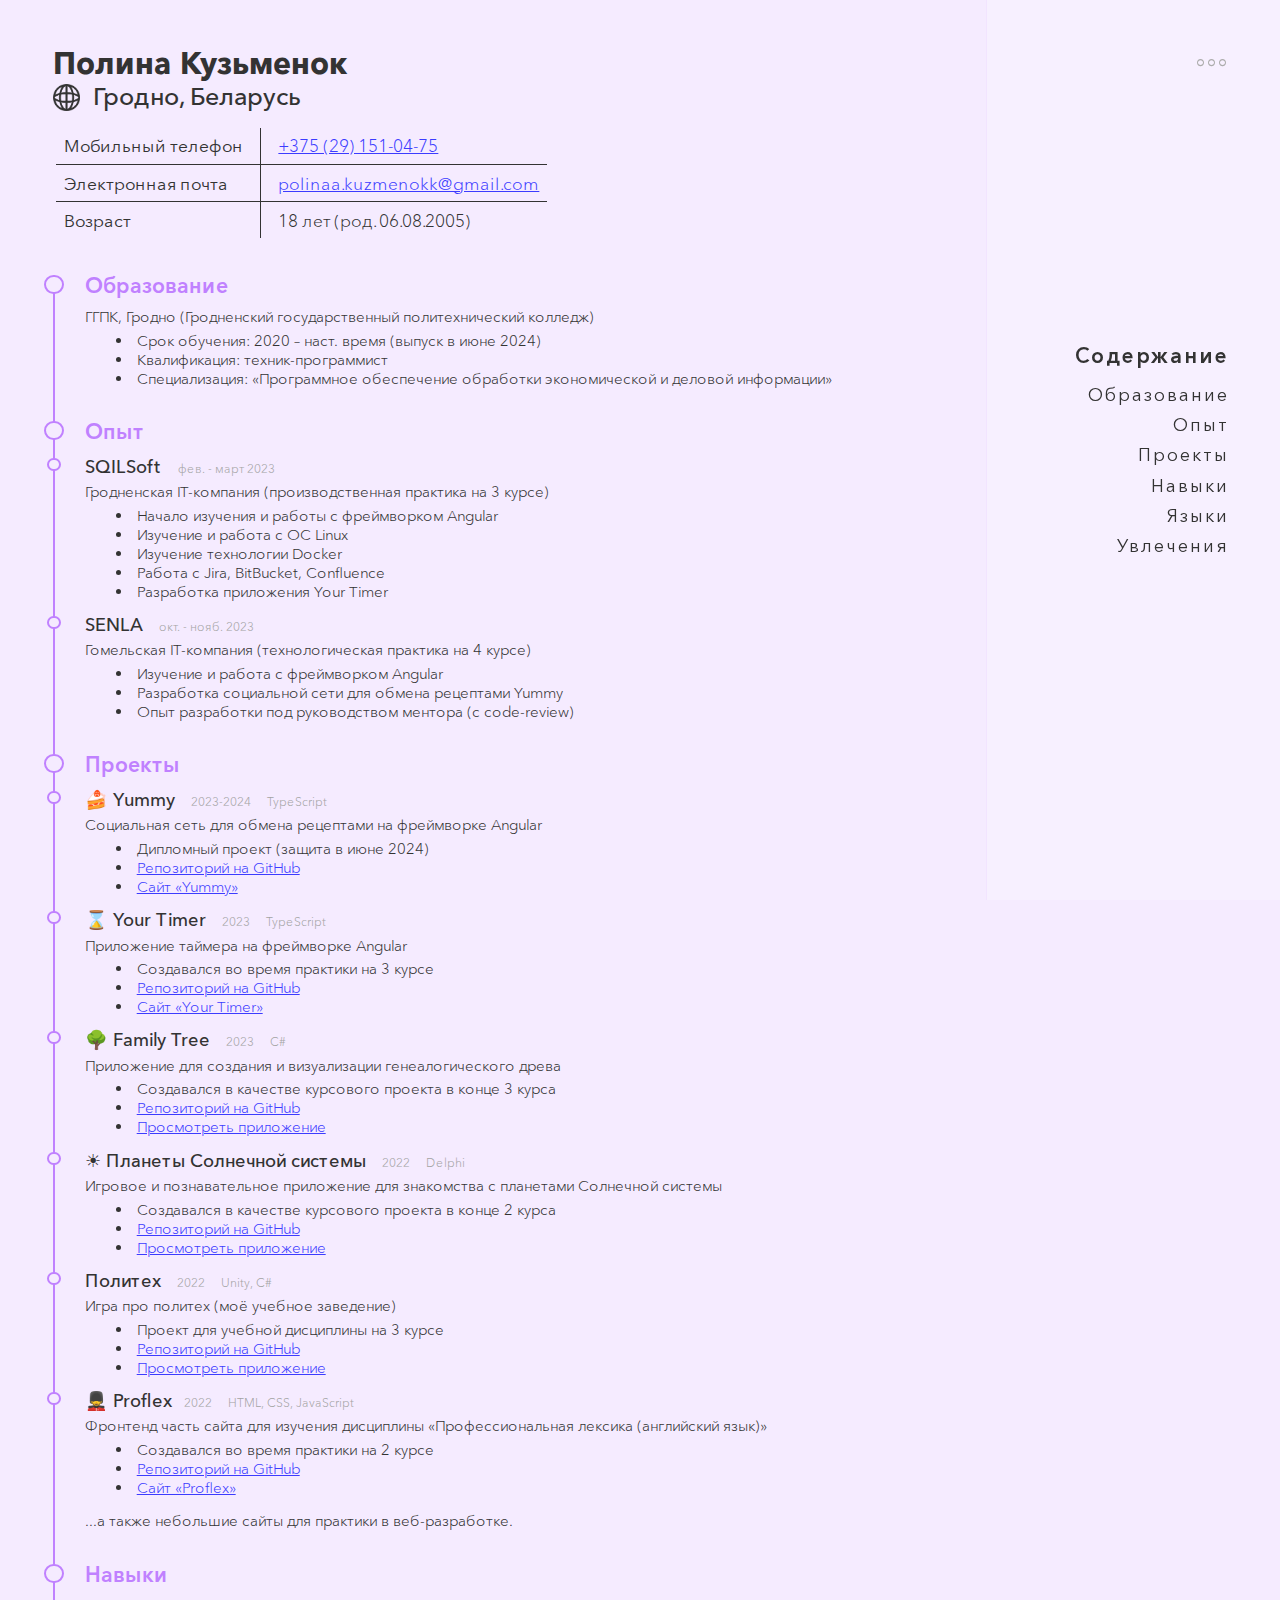
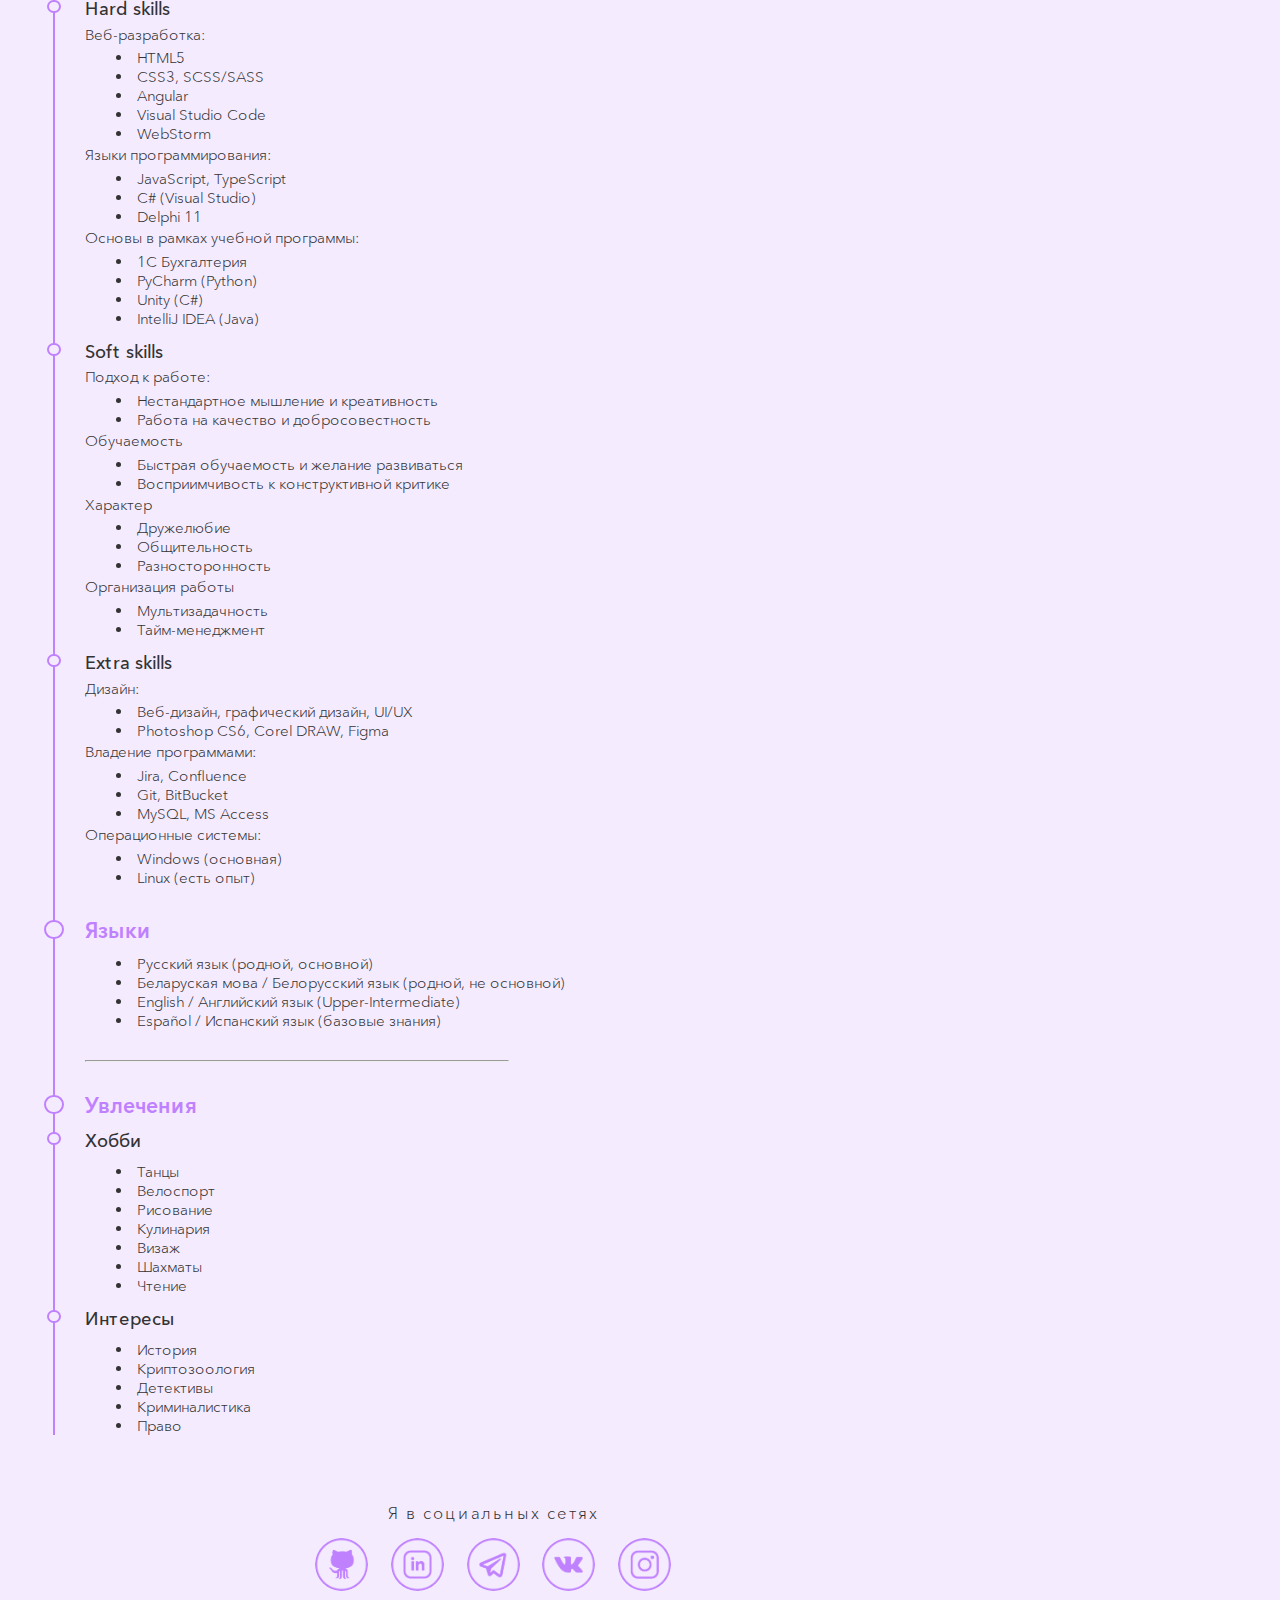
<file: index.html>
<!DOCTYPE html>
<html lang="ru">
<head>
  <meta charset="UTF-8" />
  <meta name="viewport" content="width=device-width, initial-scale=1.0">
  <link rel="stylesheet" href="Styles/styles.css">
  <link rel="stylesheet" href="Styles/fonts.css">
  <link rel="icon" type="image/x-icon" href="Assets/Pictures/icon.ico">
  <meta name="author" content="Полина Кузьменок">
  <script src="https://ajax.googleapis.com/ajax/libs/jquery/3.6.4/jquery.min.js"></script>
  <meta name="keywords" content="Резюме, поиск работы, программирование">
  <meta name="description" content="Резюме | Полина Кузьменок">
  <noscript>
    <style>
      .body_hide {
        opacity: 1 !important;
      }
    </style>
  </noscript>
  <title class="lang" key="resume">Резюме</title>
</head>
<body class="body_hide">
  <div id="settings-mobile">
    <div> </div>
    <div> </div>
    <div> </div>
  </div>
  <aside>
    <button id="lang-switcher">°°°</button>
   
    <div id="lang-panel">
      <div>          <p class="lang" key="choose-lang">Выберите язык</p>
      </div>
      <div>
        
        <span  id="en" class="translate">
          <img src="Assets/Pictures/en.png" alt="">
            <button value="">en</button>
        </span>
        <span class="active translate"  id="ru">
          <img src="Assets/Pictures/ru.png" alt="">

            <button value="">ru</button>
        </span>
          <span  id="be" class="translate">
            <img src="Assets/Pictures/by.png" alt="">

            <button value="">by</button>
          </span>
      </div>

      <div>

        <label class="toggle">
          <span class="toggle-label lang" key="dark-mode">Тёмный режим </span>
          <input class="toggle-checkbox"  onchange="changeMode(this)" type="checkbox" unchecked>
          <div class="toggle-switch"></div>
        </label>
        
      </div>
      
    </div>
   
    <ul>
      <li class="lang" key="aside-content">Содержание</li>
      <li class="lang" key="aside-education" id="h1">Образование</li>
      <li class="lang" key="aside-experience" id="h2">Опыт</li>
      <li class="lang" key="aside-projects" id="h3">Проекты</li>
      <li class="lang" key="aside-skills" id="h4">Навыки</li>
      <li class="lang" key="aside-languages" id="h5">Языки</li>
      <li class="lang" key="aside-hobbies" id="h6">Увлечения</li>
    </ul>
  </aside>
  <main>
    <h1 class="lang" key="name">Полина Кузьменок</h1>
    <div class="location">
      <img src="Assets/Pictures/icons/light/planet.png" id="geo" alt="Геолокация" />
      <p class="lang" key="location">Гродно, Беларусь</p>
    </div>
    <table>
      <tr>
        <td class="lang" key="mobile">Мобильный телефон</td>
        <td><a href="tel:+375291510475">+375 (29) 151-04-75</a></td>
      </tr>
      <tr>
        <td class="lang" key="email">Электронная почта</td>
        <td>
          <a href="mailto:polinaa.kuzmenokk@gmail.com">polinaa.kuzmenokk@gmail.com</a>
        </td>
      </tr>
      <tr>
        <td class="lang" key="age">Возраст</td>
        <td class="lang" key="my-age">18 лет (род. 06.08.2005)</td>
      </tr>
    </table>
    <div id="main-span">
      <section id="1">
        

        <h2 class="lang" key="education">Образование</h2>
        <p class="lang" key="my-education">
          ГГПК, Гродно (Гродненский государственный политехнический колледж)
        </p>
        <ul>
          <li class="lang" key="time-of-education">Срок обучения: 2020 – наст. время (выпуск в июне 2024)</li>
          <li  class="lang" key="qualification">Квалификация: техник-программист</li>
          <li class="lang" key="specialization">
            Специализация: «Программное обеспечение обработки экономической и
            деловой информации»
          </li>
        </ul>
      </section>
      <section id="2">
        <h2 class="lang" key="experience">Опыт</h2>
        <h3>SQILSoft</h3> <span class="lang" key="sqilsoft-term">фев. - март 2023</span>
        <p class="lang" key="sqilsoft">Гродненская IT-компания (производственная практика на 3 курсе)</p>
        <ul><li class="lang" key="ng2">Начало изучения и работы с фреймворком Angular</li>
          <li class="lang" key="linux">Изучение и работа с ОС Linux</li>
          <li class="lang" key="docker">Изучение технологии Docker</li>
  
          <li class="lang" key="jira">Работа с Jira, BitBucket, Confluence</li>
          <li class="lang" key="timer-prod">Разработка приложения Your Timer</li>
        </ul>
        <h3>SENLA</h3> <span class="lang" key="senla-term">окт. - нояб. 2023</span>
        <p class="lang" key="senla">Гомельская IT-компания (технологическая практика на 4 курсе)</p>
        <ul>
          <li class="lang" key="ng1">Изучение и работа с фреймворком Angular</li>
          <li class="lang" key="yummy-prod">Разработка социальной сети для обмена рецептами Yummy</li>
          <li class="lang" key="mentor">Опыт разработки под руководством ментора (с code-review)</li>
        </ul>
      </section>
      <section id="3">

        <h2 class="lang" key="proj">Проекты</h2>
        <h3>🍰 Yummy</h3> <span>2023-2024</span> <span>TypeScript</span>
        <p class="lang" key="proj-yummy"> Социальная сеть для обмена рецептами на фреймворке Angular
        </p>
        <ul>
          <li class="lang" key="proj-yummy-while"> Дипломный проект (защита в июне 2024)
                  <li><a href="https://github.com/krabochki/Yummy" class="lang" key="proj-yummy-repo">Репозиторий на GitHub</a>
                  </li>
          <li><a href="http://yuummy.site/" class="lang" key="proj-yummy-website">Сайт
              «Yummy»</a>
          </li>
        </ul>
        <h3>⌛ Your Timer</h3> <span>2023</span> <span>TypeScript</span>
        <p class="lang" key="proj-timer"> Приложение таймера на фреймворке Angular
        </p>
        <ul>
          <li class="lang" key="proj-timer-while"> Создавался во время практики на 3 курсе
          <li><a href="https://github.com/krabochki/YourTimer" class="lang" key="proj-timer-repo">Репозиторий на GitHub</a>
          </li>
          <li><a href="https://practice.sqilsoft.by/sandbox/palina_kuzmianok/timer/" class="lang" key="proj-timer-website">Сайт «Your Timer»</a>
          </li>
        </ul>
        <h3>🌳 Family Tree</h3> <span>2023</span> <span>C#</span>
        <p class="lang" key="proj-tree">Приложение для создания и визуализации генеалогического древа
        </p>
        <ul>
          <li class="lang" key="proj-tree-while"> Создавался в качестве курсового проекта в конце 3 курса
          <li ><a href="https://github.com/krabochki/FamilyTree" class="lang" key="proj-tree-repo">Репозиторий на GitHub</a>
          </li>
          <li > <a class="lang" key="proj-tree-app" href="family-tree.html"> Просмотреть приложение</a>
          </li>
        </ul>
        <h3 class="lang" key="proj-planets-name">☀ Планеты Солнечной системы</h3> <span>2022</span> <span>Delphi</span>
        <p class="lang" key="proj-planets"> Игровое и познавательное приложение для знакомства с планетами Солнечной системы</p>
        <ul>
          <li class="lang" key="proj-planets-while"> Создавался в качестве курсового проекта в конце 2 курса
          <li> <a  class="lang" key="proj-planets-repo" href="https://github.com/krabochki/PlanetsOfSolarSystem">Репозиторий на GitHub</a>
          </li>
          <li> <a class="lang" key="proj-planets-app" href="solar-system-planets.html">Просмотреть приложение</a>
          </li>
        </ul>
        <h3 class="lang" key="proj-polytech-name">Политех</h3> <span>2022</span> <span>Unity, C#</span>
        <p class="lang" key="proj-polytech" >Игра про политех (моё учебное заведение)</p>
        <ul>
          <li class="lang" key="proj-polytech-while"> Проект для учебной дисциплины на 3 курсе
          <li> <a href="https://github.com/krabochki/Polytech" class="lang" key="proj-polytech-repo"> Репозиторий на GitHub </a>
          </li>
          <li> <a class="lang" key="proj-polytech-app" href="polytech.html">Просмотреть приложение</a>
          </li>
        </ul>
        <h3>💂‍♂️ Proflex</h3><span>2022</span> <span>HTML, CSS, JavaScript</span>
        <p class="lang" key="proj-proflex">Фронтенд часть сайта для изучения дисциплины «Профессиональная лексика (английский язык)»</p>
        <ul>
          <li class="lang" key="proj-proflex-while">Создавался во время практики на 2 курсе</li>
          <li > <a class="lang" key="proj-proflex-repo" href="https://github.com/krabochki/Proflex"> Репозиторий на GitHub</a>
          </li>
          <li > <a class="lang" key="proj-proflex-website" href="https://practice.sqilsoft.by/sandbox/palina_kuzmianok/proflex/"> Сайт «Proflex» </a>
          </li>
        </ul>
        <p id="also" class="lang" key="small-sites"> ...а также небольшие сайты для практики в веб-разработке. </p>
      </section>
      <section id="4">
        <h2 class="lang" key="skills" >Навыки</h2>

        <h3>Hard skills</h3>
        <p class="lang" key="web">Веб-разработка:</p>
        <ul>
          <li>HTML5</li>
          <li>CSS3, SCSS/SASS</li>
          <li>Angular</li>
          <li>Visual Studio Code</li>
          <li>WebStorm</li>
        </ul>
        <p class="lang" key="pro-lang">Языки программирования: </p>
        <ul>
          <li>JavaScript, TypeScript</li>
          <li>C# (Visual Studio)</li>
          <li>Delphi 11</li>
        </ul>
        <p class="lang" key='base'>Основы в рамках учебной программы: </p>
        <ul>
          <li class="lang" key="1c">1C Бухгалтерия</li>
          <li>PyCharm (Python)</li>
          <li>Unity (C#)</li>
          <li>IntelliJ IDEA (Java)</li>
        </ul>
        <h3>Soft skills</h3>


          
          <p class="lang" key="approach">Подход к работе:</p>
          <ul>
            <li class="lang" key="thinking">Нестандартное мышление и креативность</li>
            <li class="lang" key="quality">Работа на качество и добросовестность</li>
          </ul>

          <p class="lang" key="learn">Обучаемость</p>
          
          <ul>
            <li class="lang" key="fast-learn">Быстрая обучаемость и желание развиваться</li>
            <li class="lang" key="critic">Восприимчивость к конструктивной критике</li>
          </ul>


          <p class="lang" key="personality">Характер</p>

          <ul>
            <li class="lang" key="friend">Дружелюбие</li>
            <li class="lang" key="sociability">Общительность</li>
            <li class="lang" key="versitility">Разносторонность</li>
          </ul>

          <p class="lang" key="organization">Организация работы</p>
          <ul>
            <li class="lang" key="multitask">Мультизадачность</li>
            <li class="lang" key="time-manage">Тайм-менеджмент</li>
          </ul>

          



        <h3>Extra skills</h3>




        <p class="lang" key="design_">Дизайн:</p>

        <ul>
          <li class="lang" key="web-design">Веб-дизайн, графический дизайн, UI/UX</li>
          <li>Photoshop CS6, Corel DRAW, Figma</li>
        </ul>

        <p class="lang" key="program-own"program-own>Владение программами:</p>
          <ul>
            <li >Jira, Confluence</li>
            <li>Git, BitBucket</li>
            <li>MySQL, MS Access</li>
          </ul>

          <p class="lang" key="os">Операционные системы:</p>
          <ul>
            <li class="lang" key="windows">Windows (основная)</li>
            <li class="lang" key="lin">Linux (есть опыт)</li>
     
      </section>
      <section id="5">
<h2 class="lang" key="languages">Языки</h2>

<ul>
  <li class="lang" key="rus-lang">Русский язык (родной, основной)</li>
  <li class="lang" key="bel-lang">Беларуская мова / Белорусский язык (родной, не основной)</li>
  <li class="lang" key="eng-lang">English / Английский язык (Upper-Intermediate)</li>
  <li class="lang" key="spa-lang">Español / Испанский язык (базовые знания)</li>
</ul>
      </section>
     
      <section id="6">
        <hr>
        <h2 class="lang" key="leisure">Увлечения</h2>
        <h3 class="lang" key="hobby">Хобби</h3>
        <ul>
          <li  class="lang" key="dance">Танцы</li>
          <li  class="lang" key="bicycle">Велоспорт</li>
          <li  class="lang" key="paint">Рисование</li>
          <li  class="lang" key="cook">Кулинария</li>
          <li  class="lang" key="makeup">Визаж</li>
          <li  class="lang" key="chess">Шахматы</li>
          <li class="lang" key="read">Чтение</li>
        </ul>
        <h3  class="lang" key="interests">Интересы</h3>
        <ul>
          <li  class="lang" key="history">История</li>
          <li  class="lang" key="cryptozoo">Криптозоология</li>
          <li  class="lang" key="detective">Детективы</li>
          <li  class="lang" key="criminalistics">Криминалистика</li>
          <li  class="lang" key="human-rights">Право</li>
        </ul>
      </section>
    </span>
  </main>
  <footer>
    <p class="lang" key="social-media">Я в социальных сетях</p>
    <a href="https://github.com/krabochki/">
      <img id="git" src="Assets/Pictures/icons/light/github.png" alt="Github" /></a>
    <a href="https://www.linkedin.com/in/polina-kuzmenok-550449291/">
      <img id="linkedin" src="Assets/Pictures/icons/light/linkedin.png" alt="LinkedIn" /></a>
      <a href="https://t.me/krabochki">
      <img id="telegram" src="Assets/Pictures/icons/light/telegram.png" alt="Telegram" /></a>
    <a href="https://vk.com/nanananana_come_on">
      <img id="vk" src="Assets/Pictures/icons/light/vk.png" alt="Вконтакте" /></a>
    <a href="https://www.instagram.com/krabochki/">
      <img id="inst" src="Assets/Pictures/icons/light/inst.png" alt="Instagram" /></a>
  </footer>
  <script src="Scripts/script.js"></script>
  <script src="Scripts/language.js"></script>  
</body>

</html>
</file>
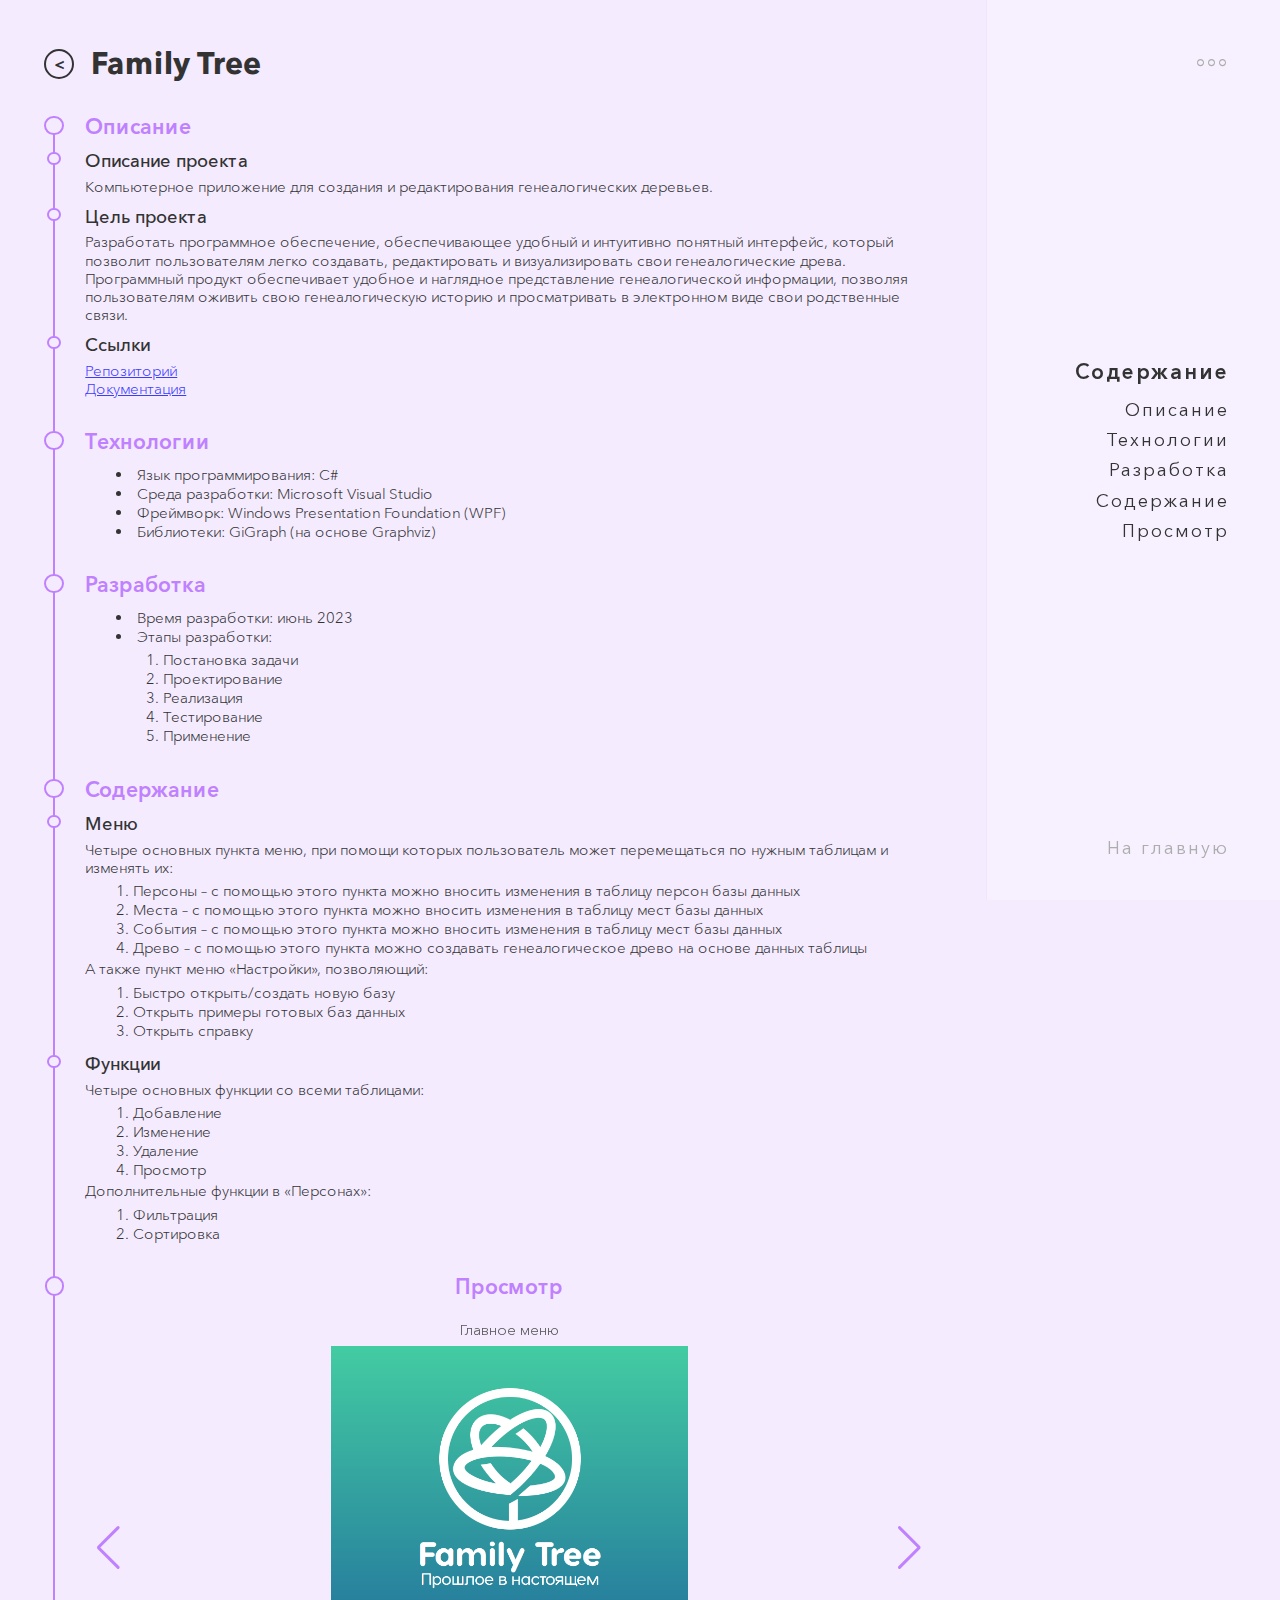
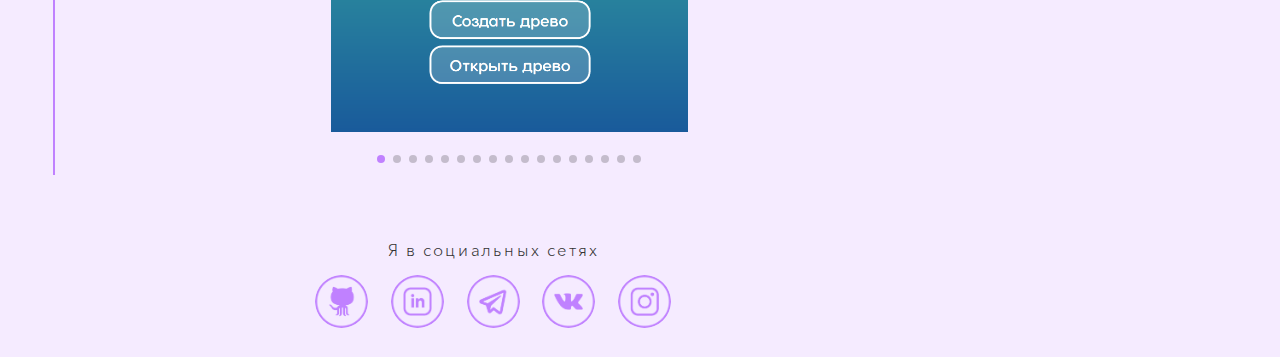
<file: family-tree.html>
<!DOCTYPE html>
<html lang="ru">
<head>
    <meta charset="UTF-8" />
    <meta name="viewport" content="width=device-width, initial-scale=1.0" />
    <link rel="stylesheet" href="Styles/styles.css" />
    <link rel="stylesheet" href="Styles/slider.css" />
    <link rel="stylesheet" href="Styles/fonts.css" />
    <link rel="icon" type="image/x-icon" href="Assets/Pictures/icon.ico" />
    <meta name="author" content="Полина Кузьменок" />
    <script src="https://ajax.googleapis.com/ajax/libs/jquery/3.6.4/jquery.min.js"></script>
    <link rel="stylesheet" href="https://cdn.jsdelivr.net/npm/swiper@10/swiper-bundle.min.css" />
    <meta name="keywords" content="генеалогическое, древо, family, tree, проект, приложение, с#" />
    <meta name="description" content="Этот сайт содержит содержание приложения Family Tree" />
    <noscript>
        <style>
            .body_hide {
                opacity: 1 !important;
            }
        </style>
    </noscript>
    <title>Family Tree</title>
</head>
<body class="body_hide">
    <div id="settings-mobile">
        <div> </div>
        <div> </div>
        <div> </div>
      </div>
    <aside>
        <button id="lang-switcher">°°°</button>
        <div id="lang-panel">
          <div>          <p class="lang" key="choose-lang">Выберите язык</p>
          </div>
          <div>
            
            <span  id="en" class="translate">
              <img src="Assets/Pictures/en.png" alt="">
                <button value="">en</button>
            </span>
            <span class="active translate"  id="ru">
              <img src="Assets/Pictures/ru.png" alt="">
    
                <button value="">ru</button>
            </span>
              <span  id="be" class="translate">
                <img src="Assets/Pictures/by.png" alt="">
    
                <button value="">by</button>
              </span>
          </div>
    
          <div>
    
            <label class="toggle">
              <span class="toggle-label lang" key="dark-mode">Тёмный режим </span>
              <input class="toggle-checkbox"  onchange="changeMode(this)" type="checkbox" unchecked>
              <div class="toggle-switch"></div>
            </label>
            
          </div>
          
        </div>
        <ul>
    <li class="lang" key="contents">Содержание</li>
    <li class="lang" key="description" id="h1">Описание</li>
    <li class="lang" key="technologies" id="h2">Технологии</li>
    <li class="lang" key="development" id="h3">Разработка</li>
    <li class="lang" key="contents" id="h4">Содержание</li>
    <li class="lang" key="view" id="h5">Просмотр</li>
        </ul>
<a href="index.html"><button class="lang" key="home">На главную</button></a>

    </aside>
    <main>
        <div class="go-away">
            <a href="index.html" title="Назад"><button>
                    < </button></a>
            <h1>Family Tree</h1>
        </div>
        <div id="main-span">
            <section id="1">
                  

                
 
                <h2 class="lang" key="description">Описание</h2>
                <h3 class="lang" key="proj-descr">Описание проекта</h3>
                <p class="lang" key="text-descr-tree">
                    Компьютерное приложение для создания и
                    редактирования генеалогических деревьев.
                </p>
                <h3 class="lang" key="goal">Цель проекта</h3>
                <p class="lang" key="goal-tree">
                    Разработать программное обеспечение, обеспечивающее удобный и
                    интуитивно понятный интерфейс, который позволит пользователям легко
                    создавать, редактировать и визуализировать свои генеалогические древа.
                    Программный продукт обеспечивает удобное и наглядное представление
                    генеалогической информации, позволяя пользователям оживить свою
                    генеалогическую историю и просматривать в электронном виде свои
                    родственные связи.
                </p>
                <h3 class="lang" key="links">Ссылки</h3>
                <p><a class="lang" key="repo" href="https://github.com/krabochki/FamilyTree">Репозиторий</a></p>
                <p><a class="lang" key="docs" href="Assets/Docs/Family Tree docs.docx">Документация</a></p>
            </section>
            <section id="2">

            
                <h2 class="lang" key="">Технологии</h2>
                <ul>
                    <li class="lang" key="language-tree">Язык программирования: C#</li>
                    <li class="lang" key="environment-tree">Среда разработки: Microsoft Visual Studio</li>
                    <li class="lang" key="framework-tree">Фреймворк: Windows Presentation Foundation (WPF)</li>
                    <li class="lang" key="libs-tree">Библиотеки: GiGraph (на основе Graphviz)</li>
                </ul>
            </section>
            <section id="3">
                <h2 class="lang" key="develop">Разработка</h2>
                <ul>
                    <li class="lang" key="develop-tree-time">Время разработки: июнь 2023</li>
                    <li >
                       <span class="lang" key="stages"> Этапы разработки:</span>
                        <ol>
                            <li class="lang" key="problem">Постановка задачи</li>
                            <li class="lang" key="design">Проектирование</li>
                            <li class="lang" key="realize">Реализация</li>
                            <li class="lang" key="test">Тестирование</li>
                            <li class="lang" key="app">Применение</li>
                        </ol>
                    </li>
                </ul>
            </section>
            <section id="4">
                <h2 class="lang" key="cont">Содержание</h2>
                <h3 class="lang" key="menu">Меню</h3>
                <p class="lang" key="menuDescription">
                    Четыре основных пункта меню, при помощи которых пользователь может
                    перемещаться по нужным таблицам и изменять их:
                </p>
                <ol>
                    <li class="lang" key="persons">
                        Персоны – с помощью этого пункта можно вносить изменения в таблицу
                        персон базы данных
                    </li>
                    <li class="lang" key="places">
                        Места – с помощью этого пункта можно вносить изменения в таблицу
                        мест базы данных
                    </li>
                    <li class="lang" key="events">
                        События – с помощью этого пункта можно вносить изменения в таблицу
                        мест базы данных
                    </li>
                    <li class="lang" key="tree">
                        Древо – с помощью этого пункта можно создавать генеалогическое древо
                        на основе данных таблицы
                    </li>
                </ol>
                <p class="lang" key="settings">А также пункт меню «Настройки», позволяющий:</p>
                <ol>
                    <li class="lang" key="openCreateDB">Быстро открыть/создать новую базу</li>
                    <li class="lang" key="openExamplesDB">Открыть примеры готовых баз данных</li>
                    <li class="lang" key="openHelp">Открыть справку</li>
                </ol>
                <h3 class="lang" key="functions">Функции</h3>
                <p class="lang" key="basicFunctions">Четыре основных функции со всеми таблицами:</p>
                <ol>
                    <li class="lang" key="add">Добавление</li>
                    <li class="lang" key="edit">Изменение</li>
                    <li class="lang" key="delete">Удаление</li>
                    <li class="lang" key="view">Просмотр</li>
                </ol>
                <p class="lang" key="additionalFunctions">Дополнительные функции в «Персонах»:</p>
                <ol>
                    <li class="lang" key="filter">Фильтрация</li>
                    <li class="lang" key="sort">Сортировка</li>
                </ol>
                
            </section>
            <section id="5">
                <h2 id="cent" class="lang" key="view">Просмотр</h2>
                <div class="swiper mySwiper">
                    <div class="swiper-wrapper">
                        <div class="swiper-slide">
                            <p class="lang" key="mainMenu">Главное меню</p>
                            <img src="Assets/Pictures/Family Tree/1.png" alt="" />
                        </div>
                        <div class="swiper-slide">
                            <p class="lang" key="personsTable">Таблица персон</p>
                            <img src="Assets/Pictures/Family Tree/2.png" alt="" />
                        </div>
                        <div class="swiper-slide">
                            <p class="lang" key="placesTable">Таблица мест</p>
                            <img src="Assets/Pictures/Family Tree/3.png" alt="" />
                        </div>
                        <div class="swiper-slide">
                            <p class="lang" key="eventsTable">Таблица событий</p>
                            <img src="Assets/Pictures/Family Tree/4.png" alt="" />
                        </div>
                        <div class="swiper-slide">
                            <p class="lang" key="addPerson">Добавление персоны</p>
                            <img src="Assets/Pictures/Family Tree/5.png" alt="" />
                        </div>
                        <div class="swiper-slide">
                            <p class="lang" key="editPerson">Изменение персоны</p>
                            <img src="Assets/Pictures/Family Tree/6.png" alt="" />
                        </div>
                        <div class="swiper-slide">
                            <p class="lang" key="viewPerson">Просмотр персоны</p>
                            <img src="Assets/Pictures/Family Tree/7.png" alt="" />
                        </div>
                        <div class="swiper-slide">
                            <p class="lang" key="addEditPlace">Добавление/изменение места</p>
                            <img src="Assets/Pictures/Family Tree/8.png" alt="" />
                        </div>
                        <div class="swiper-slide">
                            <p class="lang" key="viewPlaces">Просмотр мест</p>
                            <img src="Assets/Pictures/Family Tree/9.png" alt="" />
                        </div>
                        <div class="swiper-slide">
                            <p class="lang" key="addEditEvent">Добавление/изменение события</p>
                            <img src="Assets/Pictures/Family Tree/10.png" alt="" />
                        </div>
                        <div class="swiper-slide">
                            <p class="lang" key="viewEvent">Просмотр события</p>
                            <img src="Assets/Pictures/Family Tree/11.png" alt="" />
                        </div>
                        <div class="swiper-slide">
                            <p class="lang" key="createTree">Создание древа</p>
                            <img src="Assets/Pictures/Family Tree/12.png" alt="" />
                        </div>
                        <div class="swiper-slide">
                            <p class="lang" key="selectTreeSettings">Выбор других настроек древа</p>
                            <img src="Assets/Pictures/Family Tree/13.png" alt="" />
                        </div>
                        <div class="swiper-slide">
                            <p class="lang" key="createdGenealogicalTree">Созданное генеалогическое древо</p>
                            <img src="Assets/Pictures/Family Tree/14.png" alt="" />
                        </div>
                        <div class="swiper-slide">
                            <p class="lang" key="filterNoPhoto">Фильтрация (показаны только люди без фото)</p>
                            <img src="Assets/Pictures/Family Tree/15.png" alt="" />
                        </div>
                        <div class="swiper-slide">
                            <p class="lang" key="filterAlive">Фильтрация (показаны только живые люди)</p>
                            <img src="Assets/Pictures/Family Tree/16.png" alt="" />
                        </div>
                        <div class="swiper-slide">
                            <p class="lang" key="other">Прочее</p>
                            <img src="Assets/Pictures/Family Tree/17.png" alt="" />
                        </div>
                
                    </div>
                    <div class="swiper-button-next"></div>
                    <div class="swiper-button-prev"></div>
                    <div class="swiper-pagination"></div>
                </div>
            </section>
        </div>
    </main>
    <footer>
        <p class="lang" key="social-media">Я в социальных сетях</p>
        <a href="https://github.com/krabochki/">
          <img id="git" src="Assets/Pictures/icons/light/github.png" alt="Github" /></a>
        <a href="https://www.linkedin.com/in/polina-kuzmenok-550449291/">
          <img id="linkedin" src="Assets/Pictures/icons/light/linkedin.png" alt="LinkedIn" /></a>
          <a href="https://t.me/krabochki">
          <img id="telegram" src="Assets/Pictures/icons/light/telegram.png" alt="Telegram" /></a>
        <a href="https://vk.com/nanananana_come_on">
          <img id="vk" src="Assets/Pictures/icons/light/vk.png" alt="Вконтакте" /></a>
        <a href="https://www.instagram.com/krabochki/">
          <img id="inst" src="Assets/Pictures/icons/light/inst.png" alt="Instagram" /></a>
    </footer>
    <script src="Scripts/script.js"></script>
<script src="https://cdn.jsdelivr.net/npm/swiper@10/swiper-bundle.min.js"></script>
<script>
    var swiper = new Swiper(".mySwiper", {
        slidesPerView: 1,
        spaceBetween: 30,
        loop: true,
        pagination: {
            el: ".swiper-pagination",
            clickable: true,
        },
        navigation: {
            nextEl: ".swiper-button-next",
            prevEl: ".swiper-button-prev",
        },
    });
</script>
<script src="Scripts/language.js"></script>
</body>

</html>
</file>
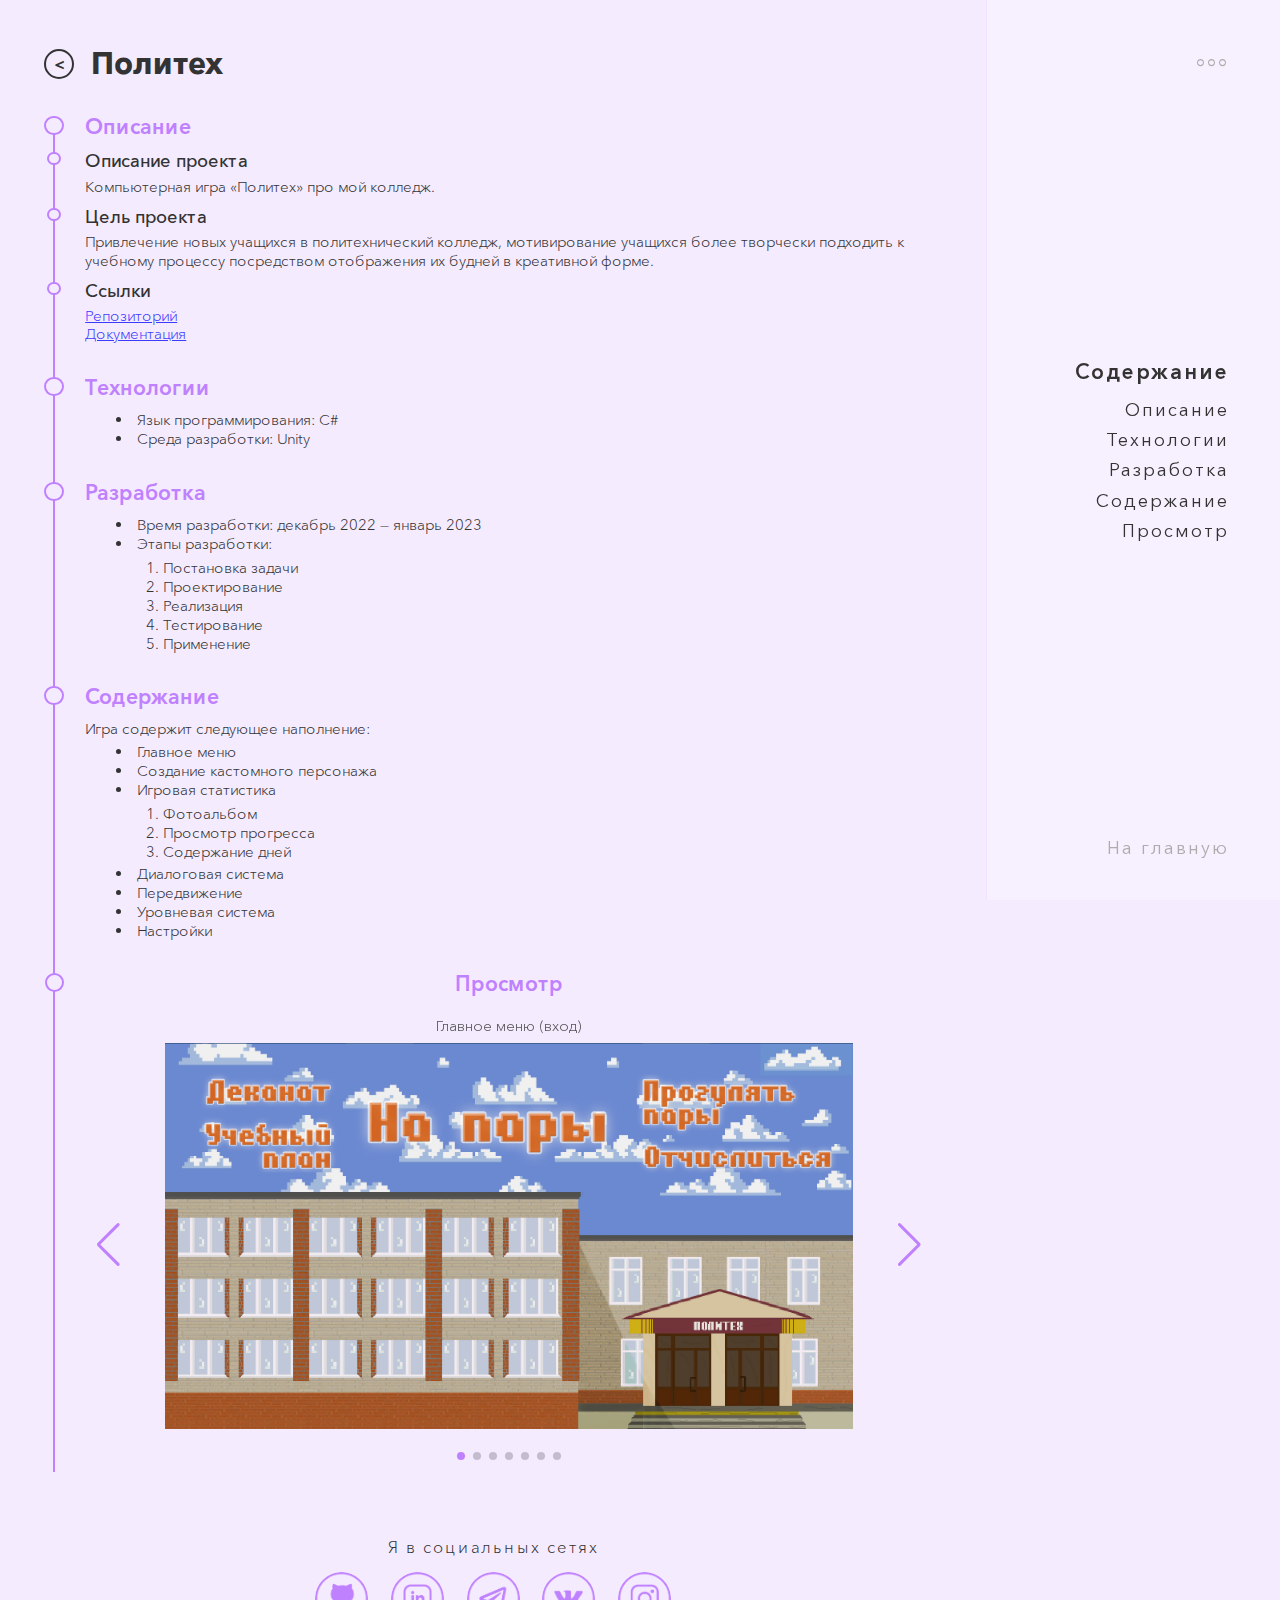
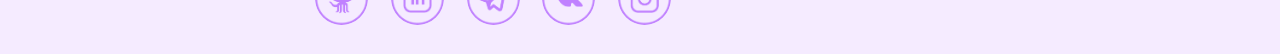
<file: polytech.html>
<!DOCTYPE html>
<html lang="ru">
<head>
    <meta charset="UTF-8" />
    <meta name="viewport" content="width=device-width, initial-scale=1.0" />
    <link rel="stylesheet" href="Styles/styles.css" />
    <link rel="stylesheet" href="Styles/slider.css" />
    <link rel="stylesheet" href="Styles/fonts.css" />
    <link rel="icon" type="image/x-icon" href="Assets/Pictures/icon.ico" />
    <meta name="author" content="Полина Кузьменок" />
    <script src="https://ajax.googleapis.com/ajax/libs/jquery/3.6.4/jquery.min.js"></script>
    <link rel="stylesheet" href="https://cdn.jsdelivr.net/npm/swiper@10/swiper-bundle.min.css" />
    <meta name="keywords" content="игра, Unity, колледж, проект" />
    <meta name="description" content="Этот сайт содержит содержание игры Политех" />
    <noscript>
        <style>
            .body_hide {
                opacity: 1 !important;
            }
        </style>
    </noscript>
    <title class="lang" key="polytech">Политех</title>
</head>
<body class="body_hide">
    <div id="settings-mobile">
        <div> </div>
        <div> </div>
        <div> </div>
      </div>
    <aside>
        <button id="lang-switcher">°°°</button>
        <div id="lang-panel">
          <div>          <p class="lang" key="choose-lang">Выберите язык</p>
          </div>
          <div>
            
            <span  id="en" class="translate">
              <img src="Assets/Pictures/en.png" alt="">
                <button value="">en</button>
            </span>
            <span class="active translate"  id="ru">
              <img src="Assets/Pictures/ru.png" alt="">
    
                <button value="">ru</button>
            </span>
              <span  id="be" class="translate">
                <img src="Assets/Pictures/by.png" alt="">
    
                <button value="">by</button>
              </span>
          </div>
    
          <div>
    
            <label class="toggle">
              <span class="toggle-label lang" key="dark-mode">Тёмный режим </span>
              <input class="toggle-checkbox"  onchange="changeMode(this)" type="checkbox" unchecked>
              <div class="toggle-switch"></div>
            </label>
            
          </div>
          
        </div>
        <ul>

          
            <li class="lang" key="contents">Содержание</li>
            <li class="lang" key="description" id="h1">Описание</li>
            <li class="lang" key="technologies" id="h2">Технологии</li>
            <li class="lang" key="development" id="h3">Разработка</li>
            <li class="lang" key="contents" id="h4">Содержание</li>
            <li class="lang" key="view" id="h5">Просмотр</li>
        </ul>
        <a href="index.html"><button class="lang" key="home">На главную</button></a>
    </aside>
    <main>
        <div class="go-away">
            <a href="index.html" title="Назад"><button>
                    <</button></a>
            <h1 class="lang" key="polytech">Политех</h1>
        </div>
        <div id="main-span">
            <section id="1">
                <h2 class="lang" key="description">Описание</h2>
                <h3 class="lang" key="proj-descr">Описание проекта</h3>
                <p class="lang" key="description2">
                    Компьютерная игра «Политех» про мой колледж.
                </p>
                <h3 class="lang" key="goal">Цель проекта</h3>
                <p class="lang" key="description1">
                    Привлечение новых учащихся в политехнический колледж, мотивирование учащихся более творчески подходить к
                    учебному процессу посредством отображения их будней в креативной форме.
                </p>
                <h3 class="lang" key="links">Ссылки</h3>
                <p>
                    <a class="lang" key="repo" href="https://github.com/krabochki/Polytech">Репозиторий</a>
                </p>
                <p>
                    <a class="lang" key="docs" href="Assets/Docs/Polytech docs.docx">Документация</a>
                </p>
            </section>
            <section id="2">
                <h2 class="lang" key="technologies">Технологии</h2>
                <ul>
                    <li class="lang" key="programminglanguagepolytech">Язык программирования: C#</li>
                    <li class="lang" key="developmentenvironmentpolytech">Среда разработки: Unity</li>
                </ul>
            </section>
            <section id="3">
                <h2 class="lang" key="develop">Разработка</h2>
                <ul>
                    <li class="lang" key="developmenttimepolytech">Время разработки: декабрь 2022 — январь 2023</li>
                    <li>
                        <span class="lang" key="stages"> Этапы разработки:</span>

                        <ol>
                            <li class="lang" key="problem">Постановка задачи</li>
                            <li class="lang" key="design">Проектирование</li>
                            <li class="lang" key="realize">Реализация</li>
                            <li class="lang" key="test">Тестирование</li>
                            <li class="lang" key="app">Применение</li>
                        </ol>
                    </li>
                </ul>
            </section>
            <section id="4">
                <h2 class="lang" key="cont">Содержание</h2>
                <p class="lang" key="gameContent">Игра содержит следующее наполнение:</p>
                <ul>
                        <li class="lang" key="mainMenu">Главное меню</li>
                        <li class="lang" key="createCustomCharacter">Создание кастомного персонажа</li>
                        <li class="lang" key="gameStatistics">Игровая статистика
                            <ol>
                                <li class="lang" key="photoAlbum">Фотоальбом</li>
                                <li class="lang" key="progressView">Просмотр прогресса</li>
                                <li class="lang" key="dailyContents">Содержание дней</li>
                            </ol>
                        </li>
                        <li class="lang" key="dialogueSystem">Диалоговая система</li>
                        <li class="lang" key="movement">Передвижение</li>
                        <li class="lang" key="levelSystem">Уровневая система</li>
                        <li class="lang" key="settings">Настройки</li>
                    
                </ul>
            </section>
            <section id="5">
                <h2 id="cent" class="lang" key="view">Просмотр</h2>
                <div class="swiper mySwiper">
                    <div class="swiper-wrapper">
                        <div class="swiper-slide">
                            <p class="lang" key="mainmenu">Главное меню (вход)</p>
                            <img src="Assets/Pictures/Polytech/1.png" alt="" />
                        </div>
                        <div class="swiper-slide">
                            <p class="lang" key="gamestart">Начало игры</p>
                            <img src="Assets/Pictures/Polytech/2.png" alt="" />
                        </div>
                        <div class="swiper-slide">
                            <p class="lang" key="createcharacter">Создание персонажа</p>
                            <img src="Assets/Pictures/Polytech/3.png" alt="" />
                        </div>
                        <div class="swiper-slide">
                            <p class="lang" key="gallery">Галерея моментов</p>
                            <img src="Assets/Pictures/Polytech/4.png" alt="" />
                        </div>
                        <div class="swiper-slide">
                            <p class="lang" key="daycontent">Содержание дней</p>
                            <img src="Assets/Pictures/Polytech/5.png" alt="" />
                        </div>
                        <div class="swiper-slide">
                            <p class="lang" key="gameprogress">Игровой прогресс</p>
                            <img src="Assets/Pictures/Polytech/6.png" alt="" />
                        </div>
                        <div class="swiper-slide">
                            <p class="lang" key="settings">Настройки</p>
                            <img src="Assets/Pictures/Polytech/7.png" alt="" />
                        </div>
                    </div>
                    <div class="swiper-button-next"></div>
                    <div class="swiper-button-prev"></div>
                    <div class="swiper-pagination"></div>
                </div>
            </section>
        </div>
    </main>
    <footer>
        <p class="lang" key="social-media">Я в социальных сетях</p>
        <a href="https://github.com/krabochki/">
          <img id="git" src="Assets/Pictures/icons/light/github.png" alt="Github" /></a>
        <a href="https://www.linkedin.com/in/polina-kuzmenok-550449291/">
          <img id="linkedin" src="Assets/Pictures/icons/light/linkedin.png" alt="LinkedIn" /></a>
          <a href="https://t.me/krabochki">
          <img id="telegram" src="Assets/Pictures/icons/light/telegram.png" alt="Telegram" /></a>
        <a href="https://vk.com/nanananana_come_on">
          <img id="vk" src="Assets/Pictures/icons/light/vk.png" alt="Вконтакте" /></a>
        <a href="https://www.instagram.com/krabochki/">
          <img id="inst" src="Assets/Pictures/icons/light/inst.png" alt="Instagram" /></a>
    </footer>

    <script src="Scripts/script.js"></script>
<script src="https://cdn.jsdelivr.net/npm/swiper@10/swiper-bundle.min.js"></script>
<script>
    var swiper = new Swiper(".mySwiper", {
        slidesPerView: 1,
        spaceBetween: 30,
        loop: true,
        pagination: {
            el: ".swiper-pagination",
            clickable: true,
        },
        navigation: {
            nextEl: ".swiper-button-next",
            prevEl: ".swiper-button-prev",
        },
    });
</script>
<script src="Scripts/language.js"></script>
</body>

</html>
</file>
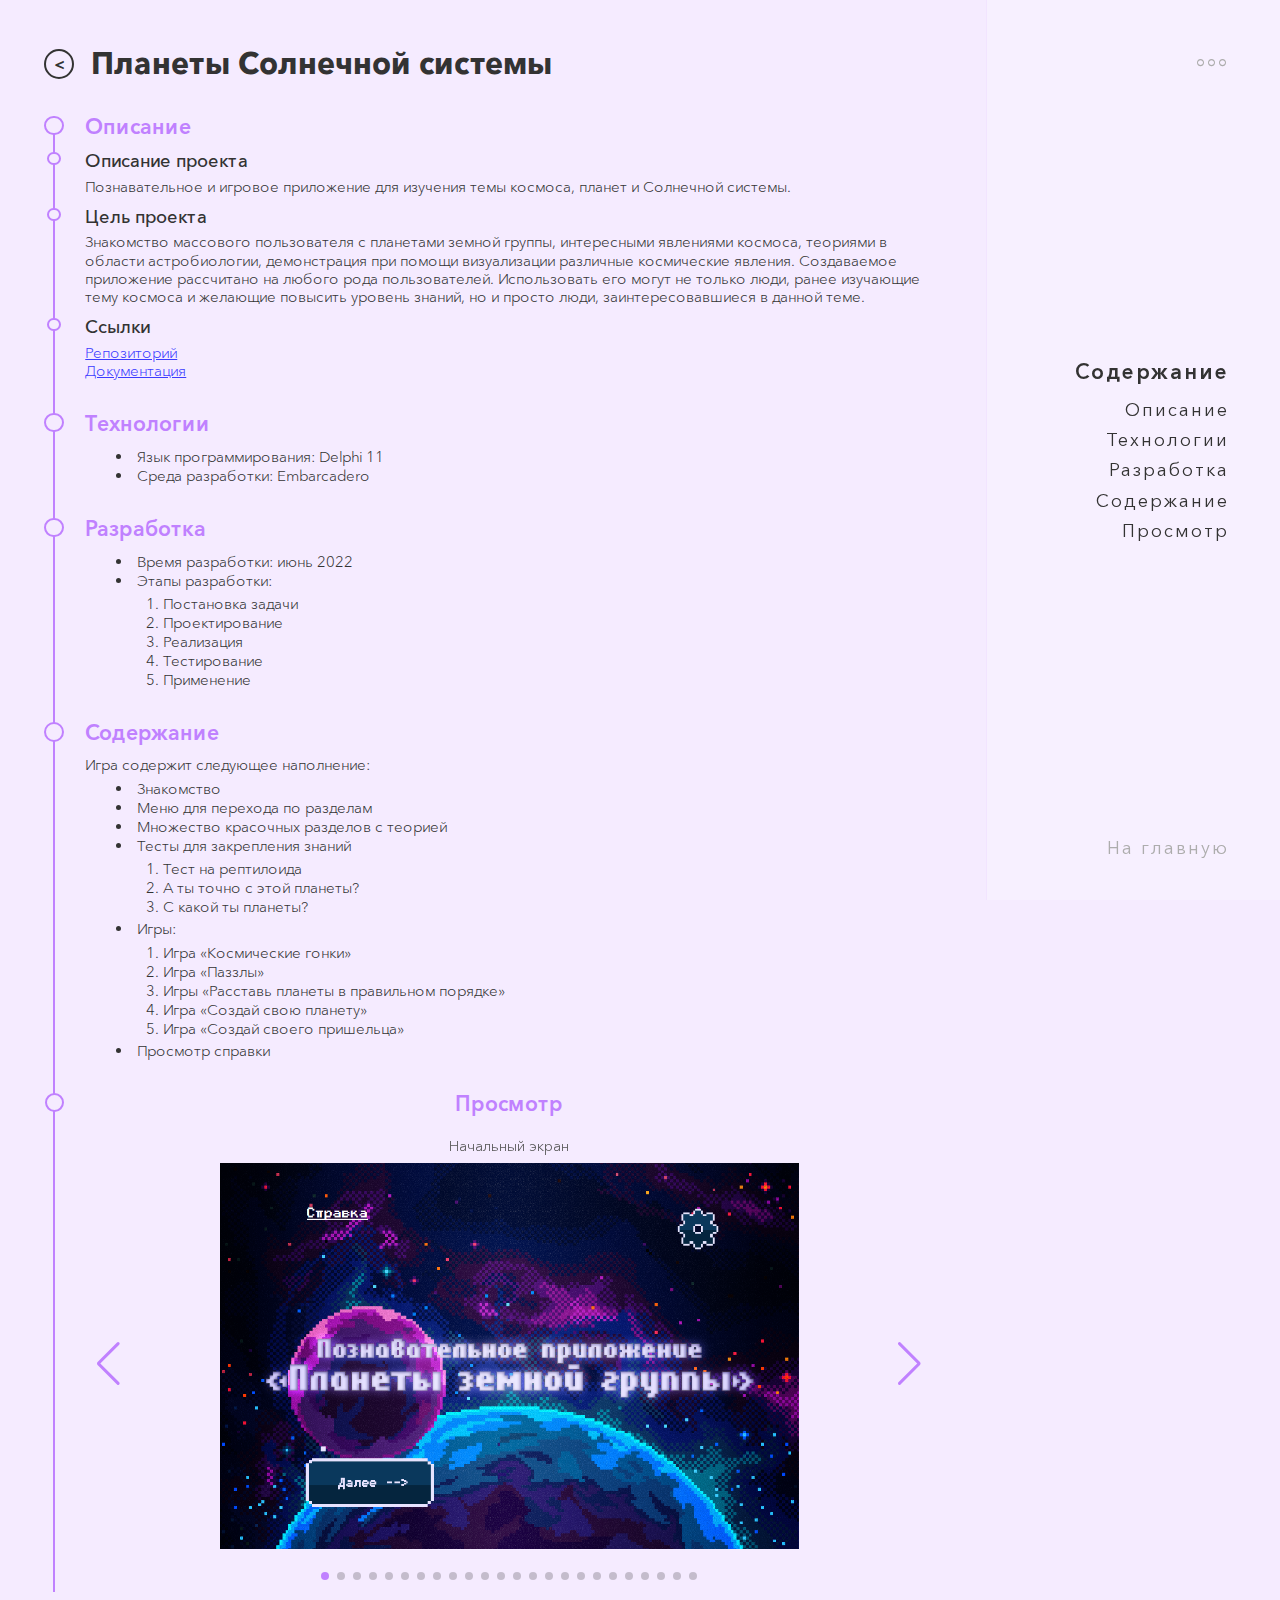
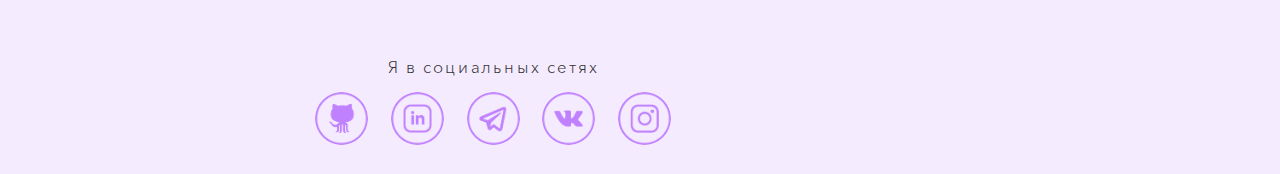
<file: solar-system-planets.html>
<!DOCTYPE html>
<html lang="ru">
<head>
    <meta charset="UTF-8" />
    <meta name="viewport" content="width=device-width, initial-scale=1.0" />
    <link rel="stylesheet" href="Styles/styles.css" />
    <link rel="stylesheet" href="Styles/fonts.css" />
    <link rel="stylesheet" href="Styles/slider.css" />
    <link rel="icon" type="image/x-icon" href="Assets/Pictures/icon.ico" />
    <meta name="author" content="Полина Кузьменок" />
    <script src="https://ajax.googleapis.com/ajax/libs/jquery/3.6.4/jquery.min.js"></script>
    <link rel="stylesheet" href="https://cdn.jsdelivr.net/npm/swiper@10/swiper-bundle.min.css" />
    <meta name="keywords" content="планеты, Солнце, Солнечная система, для детей, игра, приложение, проект, Delphi" />
    <meta name="description" content="Этот сайт содержит содержание приложения Планеты Солнечной системы" />
    <noscript>
        <style>
            .body_hide {
                opacity: 1 !important;
            }
        </style>
    </noscript>
    <title class="lang" key="head-planets">Планеты Солнечной системы</title>
</head>
<body class="body_hide">
    <div id="settings-mobile">
        <div> </div>
        <div> </div>
        <div> </div>
      </div>
    <aside>
        <button id="lang-switcher">°°°</button>
        <div id="lang-panel">
            <div>
            </div>
          <div>          <p class="lang" key="choose-lang">Выберите язык</p>
          </div>
          <div>
            
            <span  id="en" class="translate">
              <img src="Assets/Pictures/en.png" alt="">
                <button value="">en</button>
            </span>
            <span class="active translate"  id="ru">
              <img src="Assets/Pictures/ru.png" alt="">
    
                <button value="">ru</button>
            </span>
              <span  id="be" class="translate">
                <img src="Assets/Pictures/by.png" alt="">
    
                <button value="">by</button>
              </span>
          </div>
    
          <div>
    
            <label class="toggle">
              <span class="toggle-label lang" key="dark-mode">Тёмный режим </span>
              <input class="toggle-checkbox"  onchange="changeMode(this)" type="checkbox" unchecked>
              <div class="toggle-switch"></div>
            </label>
            
          </div>
          
        </div>
        <ul>

            <li class="lang" key="contents">Содержание</li>
            <li class="lang" key="description" id="h1">Описание</li>
            <li class="lang" key="technologies" id="h2">Технологии</li>
            <li class="lang" key="development" id="h3">Разработка</li>
            <li class="lang" key="contents" id="h4">Содержание</li>
            <li class="lang" key="view" id="h5">Просмотр</li>
        </ul>
        <a href="index.html"><button class="lang" key="home">На главную</button></a>
    </aside>
    <main>
        <div class="go-away">
            <a href="index.html" title="Назад"><button>
                    <</button></a>
            <h1 class="lang" key="h1-planets">Планеты Солнечной системы</h1>
        </div>
        <div id="main-span">
            <section id="1">
                <h2 class="lang" key="description">Описание</h2>
                <h3 class="lang" key="proj-descr">Описание проекта</h3>
                <p class="lang" key="educationalAndEntertainmentApp">Познавательное и игровое приложение для изучения темы космоса, планет и Солнечной системы.</p>
                <h3 class="lang" key="goal">Цель проекта</h3>
                <p class="lang" key="userEngagementDescription">
                    Знакомство массового пользователя с планетами земной группы, интересными явлениями космоса, теориями в
                    области астробиологии, демонстрация при помощи визуализации различные космические явления.
                    Создаваемое приложение рассчитано на любого рода пользователей. Использовать его могут не только люди,
                    ранее изучающие тему космоса и желающие повысить уровень знаний, но и просто люди, заинтересовавшиеся в
                    данной теме.
                </p>
                <h3 class="lang" key="links">Ссылки</h3>
                <p><a class="lang" key="repo" href="https://github.com/krabochki/PlanetsOfSolarSystem">Репозиторий</a></p>
                <p><a class="lang" key="docs" href="Assets/Docs/Planets of Solar System docs.docx">Документация</a></p>
            </section>
            <section id="2">
                <h2 class="lang" key="technologies">Технологии</h2>
                <ul>
                    <li class="lang" key="programmingLanguage">Язык программирования: Delphi 11</li>
                    <li class="lang" key="developmentEnvironment">Среда разработки: Embarcadero</li>
                </ul>
            </section>
            <section id=3>
                <h2 class="lang" key="develop">Разработка</h2>
                <ul>
                    <li class="lang" key="developmentTime">Время разработки: июнь 2022</li>
                    <li>
                        <span class="lang" key="stages"> Этапы разработки:</span>

                        <ol>
                            <li class="lang" key="problem">Постановка задачи</li>
                            <li class="lang" key="design">Проектирование</li>
                            <li class="lang" key="realize">Реализация</li>
                            <li class="lang" key="test">Тестирование</li>
                            <li class="lang" key="app">Применение</li>
                        </ol>
                    </li>
                </ul>
            </section>
            <section id="4">
                <h2 class="lang" key="cont">Содержание</h2>
              <p class="lang" key="gameContent">  Игра содержит следующее наполнение:</p class="lang" key="gameContent">
                <ul>
                    <li class="lang" key="intro">Знакомство</li>
                    <li class="lang" key="menu">Меню для перехода по разделам</li>
                    <li>
                        <span class="lang" key="colorfulSections">Множество красочных разделов с теорией</span>
                    </li>
                    <li ><span class="lang" key="knowledgeTests">Тесты для закрепления знаний</span>
                        <ol>
                            <li class="lang" key="reptiloidTest">Тест на рептилоида</li>
                            <li class="lang" key="areYouFromThisPlanet">А ты точно с этой планеты?</li>
                            <li class="lang" key="whichPlanetAreYouFrom">С какой ты планеты?</li>
                        </ol>
                    </li>
                    <li ><span class="lang" key="gamesHeader">Игры:</span>
                        <ol>
                            <li class="lang" key="spaceRaces">Игра «Космические гонки»</li>
                            <li class="lang" key="puzzles">Игра «Паззлы»</li>
                            <li class="lang" key="arrangePlanets">Игры «Расставь планеты в правильном порядке»</li>
                            <li class="lang" key="createPlanet">Игра «Создай свою планету»</li>
                            <li class="lang" key="createAlien">Игра «Создай своего пришельца»</li>
                        </ol>
                    </li>
                    <li class="lang" key="viewHelp">Просмотр справки</li>
                
                </ul>
            </section>
            <section id="5" >
                <h2 id="cent" class="lang" key="view">Просмотр</h2>
                <div class="swiper mySwiper">
                    <div class="swiper-wrapper">
                        <div class="swiper-slide">
                            <p class="lang" key="slide1">Начальный экран</p>
                            <img src="Assets/Pictures/Solar System planets/1.png" alt="" />
                        </div>
                        <div class="swiper-slide">
                            <p class="lang" key="slide2">Настройки</p>
                            <img src="Assets/Pictures/Solar System planets/2.png" alt="" />
                        </div>
                        <div class="swiper-slide">
                            <p class="lang" key="slide3">Предупреждение</p>
                            <img src="Assets/Pictures/Solar System planets/3.png" alt="" />
                        </div>
                        <div class="swiper-slide">
                            <p class="lang" key="slide4">Меню</p>
                            <img src="Assets/Pictures/Solar System planets/4.png" alt="" />
                        </div>
                        <div class="swiper-slide">
                            <p class="lang" key="slide5">Часть знакомства</p>
                            <img src="Assets/Pictures/Solar System planets/5.png" alt="" />
                        </div>
                        <div class="swiper-slide">
                            <p class="lang" key="slide6">Рассказ о других персонажах</p>
                            <img src="Assets/Pictures/Solar System planets/6.png" alt="" />
                        </div>
                        <div class="swiper-slide">
                            <p class="lang" key="slide7">Знакомство с другими персонажами</p>
                            <img src="Assets/Pictures/Solar System planets/7.png" alt="" />
                        </div>
                        <div class="swiper-slide">
                            <p class="lang" key="slide8">Пример описания персонажа</p>
                            <img src="Assets/Pictures/Solar System planets/8.png" alt="" />
                        </div>
                        <div class="swiper-slide">
                            <p class="lang" key="slide9">Ещё немного персонажей...</p>
                            <img src="Assets/Pictures/Solar System planets/9.png" alt="" />
                        </div>
                        <div class="swiper-slide">
                            <p class="lang" key="slide10">Пример описания персонажа</p>
                            <img src="Assets/Pictures/Solar System planets/10.png" alt="" />
                        </div>
                        <div class="swiper-slide">
                            <p class="lang" key="slide11">Летим к разблокировке меню</p>
                            <img src="Assets/Pictures/Solar System planets/11.png" alt="" />
                        </div>
                        <div class="swiper-slide">
                            <p class="lang" key="slide12">Меню с разблокированными опциями</p>
                            <img src="Assets/Pictures/Solar System planets/12.png" alt="" />
                        </div>
                        <div class="swiper-slide">
                            <p class="lang" key="slide13">Раздел о планетах. Введение</p>
                            <img src="Assets/Pictures/Solar System planets/13.png" alt="" />
                        </div>
                        <div class="swiper-slide">
                            <p class="lang" key="slide14">Земля</p>
                            <img src="Assets/Pictures/Solar System planets/14.png" alt="" />
                        </div>
                        <div class="swiper-slide">
                            <p class="lang" key="slide15">Расставь планеты в правильном порядке до Солнца</p>
                            <img src="Assets/Pictures/Solar System planets/15.png" alt="" />
                        </div>
                        <div class="swiper-slide">
                            <p class="lang" key="slide16">Расставь планеты в правильном порядке по возрастанию</p>
                            <img src="Assets/Pictures/Solar System planets/16.png" alt="" />
                        </div>
                        <div class="swiper-slide">
                            <p class="lang" key="slide17">Создай свою планету</p>
                            <img src="Assets/Pictures/Solar System planets/17.png" alt="" />
                        </div>
                        <div class="swiper-slide">
                            <p class="lang" key="slide18">Пример созданной планеты</p>
                            <img src="Assets/Pictures/Solar System planets/18.png" alt="" />
                        </div>
                        <div class="swiper-slide">
                            <p class="lang" key="slide19">Один из тестов</p>
                            <img src="Assets/Pictures/Solar System planets/19.png" alt="" />
                        </div>
                        <div class="swiper-slide">
                            <p class="lang" key="slide20">Раздел об инопланетянах. Введение</p>
                            <img src="Assets/Pictures/Solar System planets/20.png" alt="" />
                        </div>
                        <div class="swiper-slide">
                            <p class="lang" key="slide21">Создай своего инопланетянина</p>
                            <img src="Assets/Pictures/Solar System planets/21.png" alt="" />
                        </div>
                        <div class="swiper-slide">
                            <p class="lang" key="slide22">Пример созданного инопланетянина</p>
                            <img src="Assets/Pictures/Solar System planets/22.png" alt="" />
                        </div>
                        <div class="swiper-slide">
                            <p class="lang" key="slide23">Интересные факты о космосе</p>
                            <img src="Assets/Pictures/Solar System planets/23.png" alt="" />
                        </div>
                        <div class="swiper-slide">
                            <p class="lang" key="slide24">Гонки планет</p>
                            <img src="Assets/Pictures/Solar System planets/24.png" alt="" />
                        </div>
                    </div>
                    <div class="swiper-button-next"></div>
                    <div class="swiper-button-prev"></div>
                    <div class="swiper-pagination"></div>
                </div>
            </section>
        </div>
    </main>
    <footer>
        <p class="lang" key="social-media">Я в социальных сетях</p>
        <a href="https://github.com/krabochki/">
          <img id="git" src="Assets/Pictures/icons/light/github.png" alt="Github" /></a>
        <a href="https://www.linkedin.com/in/polina-kuzmenok-550449291/">
          <img id="linkedin" src="Assets/Pictures/icons/light/linkedin.png" alt="LinkedIn" /></a>
          <a href="https://t.me/krabochki">
          <img id="telegram" src="Assets/Pictures/icons/light/telegram.png" alt="Telegram" /></a>
        <a href="https://vk.com/nanananana_come_on">
          <img id="vk" src="Assets/Pictures/icons/light/vk.png" alt="Вконтакте" /></a>
        <a href="https://www.instagram.com/krabochki/">
          <img id="inst" src="Assets/Pictures/icons/light/inst.png" alt="Instagram" /></a>
    </footer>

    <script src="Scripts/script.js"></script>
<script src="https://cdn.jsdelivr.net/npm/swiper@10/swiper-bundle.min.js"></script>
<script>
    var swiper = new Swiper(".mySwiper", {
        slidesPerView: 1,
        spaceBetween: 30,
        loop: true,
        pagination: {
            el: ".swiper-pagination",
            clickable: true,
        },
        navigation: {
            nextEl: ".swiper-button-next",
            prevEl: ".swiper-button-prev",
        },
    });
</script>
<script src="Scripts/language.js"></script>
</body>

</html>
</file>
<file: Styles/styles.css>
* {
  box-sizing: border-box;
  padding: 0;
  margin: 0;
}

html {
  width: 100%;
  font-size: calc(14px + (18 - 14) * ((100vw - 1024px) / (1920 - 1024)));
  --h1-text: 2rem;
  --h2-text: 1.4rem;
  --h3-text: 1.2rem;
  --lavender: rgb(192, 129, 255);
  --text-color: #333;
  --light-text: #a3a3a3;
  --unactive: #adadad;
  --active: #535353;
  --hover-lang: rgb(44, 44, 44);
  --contrast: white;
  --aside-border: rgba(192, 129, 255, 0.1);
  --bg-color: rgb(245, 235, 255);
  --scroll: rgb(219, 183, 255);
  --aside: rgba(255, 255, 255, 0.25);
  --aside-active-button: rgba(255, 255, 255, 0.5);
}


body {
  font-family: Avenir Next Cyr, sans-serif;
  color: var(--text-color);
  background-color: var(--bg-color);
  font-weight: 300;
  display: flex;
  overflow-x: hidden;
  flex-direction: column;
  min-height: 100vh;
}

a {
  color: rgb(60, 60, 255);
}

/* ASIDE */

aside button {
  all: unset;
  text-align: right;
  margin-right: 0;
  position: absolute;
  bottom: 2em;
  right: 4vw;
  letter-spacing: 2px;
  color: var(--unactive);
  transition: 0.2s ease-in;
  -webkit-transition: 0.2s ease-in;
  -moz-transition: 0.2s ease-in;
  -ms-transition: 0.2s ease-in;
  -o-transition: 0.2s ease-in;
}

aside button:hover {
  cursor: pointer;

  color: var(--active);
  letter-spacing: 2.5px;
}

aside a {
  all: unset;
}


aside {
  background-color: var(--aside);

  position: fixed;
  height: 100vh;
  display: flex;
  padding: 0 4vw;
  top: 0;
  border-left: 1px var(--aside-border) solid;
  text-align: right;
  right: 0;
  font-weight: 400;
  font-size: 1.2rem;
  line-height: 2rem;
  flex-direction: column;
  justify-content: center;
}

aside ul li:hover {
  cursor: pointer;
  color: var(--lavender);
}

aside ul li:first-of-type:hover {
  cursor: default;
  color: var(--text-color);
}



aside ul li {
  transition: 0.3s ease-in-out;
  letter-spacing: 2px;
}

aside ul {
  z-index: 100;
  transition: all 0.3s ease, color 0s;
  list-style-type: none;
  -webkit-transition: all 0.3s ease, color 0s;
  -moz-transition: all 0.3s ease, color 0s;
  -ms-transition: all 0.3s ease, color 0s;
  -o-transition: all 0.3s ease, color 0s;
}


aside ul li:first-of-type {
  font-weight: 600;
  font-size: 1.4rem;
  margin-bottom: 0.6rem;
}


#lang-switcher:hover{
  cursor: pointer;

}
#lang-switcher {
  all: unset;
  position: absolute;
  top: 3.5rem;
  right: 4vw;
  font-size: 1.5rem;
  height: 1.3rem;
  background-color: transparent;
  transition: 0.3s ease;
  -webkit-transition: 0.3s ease;
  color: var(--unactive);

  -moz-transition: 0.3s ease;
  -ms-transition: 0.3s ease;
  -o-transition: 0.3s ease;
  letter-spacing: 2px;
  z-index: 20;
}

aside #lang-switcher.options-active,
#lang-switcher:hover {
  font-size: 1.7rem;
  color: var(--active);
}

#lang-panel>div:last-of-type {
  position: static;
  display: flex;
  width: 100%;
  justify-content: center;
  align-items: center;
  flex-direction: row;
  column-gap: 1rem;
}

.toggle:hover{
  cursor: pointer;

}

.toggle {
  margin-top: 1.5rem;
  display: flex;
  column-gap: 1rem;
  pointer-events: none;

  justify-content: center;
  align-items: center;
}

.toggle-switch {
  display: inline-block;
  background: var(--lavender);
  border-radius: 16px;
  width: 3.5rem;
  height: 1.6rem;
  position: relative;
  vertical-align: middle;
  transition: background 0.25s;
  -webkit-border-radius: 16px;
  -moz-border-radius: 16px;
  -ms-border-radius: 16px;
  -o-border-radius: 16px;
}

.toggle-switch:before,
.toggle-switch:after {
  content: "";
}

.toggle-switch:before {
  display: block;
  background: linear-gradient(to bottom, #fff 0%, #eee 100%);
  border-radius: 50%;
  width: 1rem;
  height: 1rem;
  position: absolute;
  top: 0.3rem;
  left: 0.45rem;
  transition: left 0.25s;
}

.toggle:hover .toggle-switch:before {
  background: linear-gradient(to bottom, #fff 0%, #fff 100%);
}

.toggle-checkbox:checked+.toggle-switch {
  background: #ffffff;
}

.toggle-checkbox:checked+.toggle-switch:before {
  background: linear-gradient(to bottom,
      var(--lavender) 0%,
      var(--lavender) 100%);
}

.toggle-checkbox:checked+.toggle-switch:before {
  left: 2rem;
}

.toggle-checkbox {
  position: absolute;
  visibility: hidden;
}

.toggle-label {
  margin-left: 5px;
  position: relative;
  font-size: 1rem;

  top: 2px;
}

#lang-panel>div:first-of-type {
  position: static;
  width: 100%;
  font-size: 1rem;
  letter-spacing: 0.5px;
  font-weight: 400;
  margin-top: 43vh;
}

#lang-panel>div {
  position: static;
  margin-bottom: 0.5rem;

  display: flex;
  width: 100%;
  justify-content: center;
  align-items: center;
  flex-direction: row;
  column-gap: 1rem;
}

#lang-panel span:hover{
  cursor: pointer;

}
#lang-panel span {
  pointer-events: none;
  display: flex;
  column-gap: 0.5rem;


  justify-content: center;
  align-items: center;
}

#lang-panel span.active button {
  font-weight: 600;
  font-size: 1.2rem;
  color: var(--text-color);
}

#lang-panel span.active:hover button {
  color: var(--text-color);
}

#lang-panel span.active:hover img {
  opacity: 100%;
}

#lang-panel span.active img {
  height: 1.8rem;
  width: 1.8rem;
  opacity: 100%;
  border: 2px solid var(--text-color);
}

#lang-panel button {
  color: var(--light-text);
  position: static;
  font-size: 1rem;
  letter-spacing: 0;
}

#lang-panel span:hover img {
  opacity: 75%;
}

#lang-panel span:hover button {
  color: var(--hover-lang);
}

#lang-panel img {
  height: 1.5rem;
  opacity: 50%;
  transition: 0.3s ease;
  width: 1.5rem;
  border-radius: 100%;
  -webkit-border-radius: 100%;
  -moz-border-radius: 100%;
  -ms-border-radius: 100%;
  -o-border-radius: 100%;
  -webkit-transition: 0.3s ease;
  -moz-transition: 0.3s ease;
  -ms-transition: 0.3s ease;
  -o-transition: 0.3s ease;
}

#lang-panel {
pointer-events:none;

  all: unset;
  position: absolute;
  top: 0;
  height: 100vh;

  right: 0;
  opacity: 0%;

  font-size: 1rem;
  transition: 0.3s ease;
  -webkit-transition: 0.3s ease;
  -moz-transition: 0.3s ease;
  -ms-transition: 0.3s ease;
  -o-transition: 0.3s ease;
}

#settings-mobile {
  display: none;
  
}



/* MAIN CONTENT */


#main-span {
  border-left: 2px solid transparent;
  border-image: linear-gradient(transparent,
      0px,
      transparent,
      0.5rem,
      transparent,
      0px,
      var(--lavender));
  border-image-slice: 1;
}

#main-span section {
  padding-left: 2rem;
}

#main-span h3::before {
  margin-top: 0.2rem;
  width: 0.6rem;
  position: absolute;
  height: 0.6rem;
  margin-left: -2.5rem;
  border: 2.3px solid var(--lavender);
  border-radius: 100%;
  background-color: var(--bg-color);
  content: " ";
  -webkit-border-radius: 100%;
  -moz-border-radius: 100%;
  -ms-border-radius: 100%;
  -o-border-radius: 100%;
}

#main-span h2::before {
  margin-top: 0.2rem;
  width: 1rem;
  position: absolute;
  height: 1rem;
  margin-left: -2.7rem;
  border: 2.3px solid var(--lavender);
  border-radius: 100%;
  background-color: var(--bg-color);
  content: " ";
  -webkit-border-radius: 100%;
  -moz-border-radius: 100%;
  -ms-border-radius: 100%;
  -o-border-radius: 100%;
}

#main-span #cent::before {
  margin-top: 0.2rem;
  width: 1rem;
  position: absolute;
  height: 1rem;
  margin-left: -2.7rem;
  left: 5.65rem;
  border: 2.3px solid var(--lavender);
  border-radius: 100%;
  background-color: var(--bg-color);
  content: " ";
  -webkit-border-radius: 100%;
  -moz-border-radius: 100%;
  -ms-border-radius: 100%;
  -o-border-radius: 100%;
}

hr {
  width: 50%;
  margin-bottom: 2rem;
}

main {
  margin: 2rem;
  padding: 1rem 1.5rem;
}

table {
  border: 3px transparent solid;
  border-collapse: collapse;
  font-size: 1.15em;
}

table td {
  border: 1px solid var(--text-color);
  padding: 0.5rem;
  padding-left: 1em;
  max-width: 100%;
}

table tr td:first-child {
  font-weight: 400;
  padding-right: 1em;
  padding-left: 0.5rem;
}


table a {
  transition: 0.3s ease;
  -webkit-transition: 0.3s ease;
  -moz-transition: 0.3s ease;
  -ms-transition: 0.3s ease;
  -o-transition: 0.3s ease;
}



h1 {
  font-size: var(--h1-text);
  font-weight: 700;
}

h2+h3 {
  margin-top: 0;
}

h2 {
  font-size: var(--h2-text);
  font-weight: 600;
  color: var(--lavender);
  margin-bottom: 0.5em;
}

h3 {
  font-size: var(--h3-text);
  font-weight: 500;
  margin-bottom: 0.3em;
  margin-top: 0.5em;
  display: inline-block;
}

#also {
  margin-top: 1em;
}

section span {
  font-size: 0.8em;
  margin-left: 1em;
  color: var(--light-text);
}

ul span {
  all: unset;
}

p {
  line-height: 1.2;
}

.location {
  font-size: 1.65em;
  display: flex;
  align-items: center;
  font-weight: 500;
  margin-bottom: 0.5em;
}

.location img {
  height: 1.1em;
  margin-right: 0.5em;
}

section {
  margin-top: 2em;
}

ul,
ol {
  list-style-position: inside;
  margin-left: 2em;
  margin-top: 0.3em;
  margin-bottom: 0.2em;
}


/* FOOTER */
footer {
  align-items: center;
  justify-items: center;
  display: grid;
  grid-template-columns: repeat(5, 1fr);
  /* 4 столбца */
  grid-template-rows: auto auto;
  /* 2 строки */
  row-gap: 1em;
  width: max-content;
  margin: 0 auto;
  column-gap: 1.5rem;
  padding-top: 20px;
  padding-bottom: 25px;
}

footer p {
  font-size: 1.1rem;
  letter-spacing: 2px;
  grid-row: 1;
  /* Объединяем 2 строки */
  grid-column: 1/6;
  /* Занимаем 1 столбец */
}

footer img {
  height: 3.5em;
  border-radius: 100%;
  -webkit-border-radius: 100%;
  -moz-border-radius: 100%;
  -ms-border-radius: 100%;
  -o-border-radius: 100%;
  transition: background 0.3s ease;
  -webkit-transition: background 0.3s ease;
  -moz-transition: background 0.3s ease;
  -ms-transition: background 0.3s ease;
  -o-transition: background 0.3s ease;
}

footer img:hover {
  background-color: var(--contrast);
}

footer {
  flex-shrink: 0;
}


/* Dark mode */

.dark-mode a {
  color: rgb(159, 159, 253);
}

.dark-mode {
  --hover-lang: rgb(194, 194, 194);

  --aside-border: rgba(255, 255, 255, 0.025);
  --contrast: rgb(22, 22, 22);

  --light-text: #8c8c8c;

  --aside-active-button: rgba(0, 0, 0, 0.25);

  --lavender: rgb(212, 169, 255);
  --scroll: rgb(68, 68, 68);
  --text-color: #e3e3e3;

  --bg-color: #242424;
  --unactive: #b6b6b6;
  --active: #dcdcdc;

  --aside: rgba(0, 0, 0, 0.05);
}

/* Scroll */
::-webkit-scrollbar-track {
  border-radius: 0;
  background: var(--contrast);
  padding: 5px;
}
::-webkit-scrollbar-thumb {
  border: 3px var(--contrast) solid;
  background-clip: padding-box;
  border-radius: 20px;
  padding: 5px;
  background: var(--scroll);
  -webkit-border-radius: 20px;
  -moz-border-radius: 20px;
  -ms-border-radius: 20px;
  -o-border-radius: 20px;
}
::-webkit-scrollbar {
  width: 16px;
  border: 1px solid white;
  padding: 5px;
}

/* Current section*/
.current-theme {
  letter-spacing: 2px;
  background-color: var(--aside-active-button);
  border-top: solid var(--text-color) 1px;
  border-bottom: solid var(--text-color) 1px;
  font-weight: 600;
}
aside ul .current-theme:hover {
  cursor: pointer;
  color: var(--lavender);
  border-color: var(--lavender);
}

/* Loading animation */
.body_hide {
  opacity: 0;
  transition: 0.9s opacity ease-in-out;
}

.body_visible {
  opacity: 1;
}

/* Home button */
.go-away {
  display: flex;
  align-items: center;
}

.go-away a {
  all: unset;
}

.go-away button {
  background: transparent;
  border: var(--text-color) solid 2px;
  font-size: 1.1rem;
  font-family: Avenir Next Cyr;
  font-weight: 600;
  cursor: pointer;
  margin-right: 1em;
  margin-left: -0.6rem;
  border-radius: 100%;
  width: var(--h1-text);
  height: var(--h1-text);
  transition: 0.2s ease-in;
  -webkit-transition: 0.2s ease-in;
  -moz-transition: 0.2s ease-in;
  -ms-transition: 0.2s ease-in;
  color: var(--text-color);
  -o-transition: 0.2s ease-in;
}

.go-away button:hover {
  background-color: rgba(0, 0, 0, 0.168);
}



@media (max-width: 981px) {
  .toggle-label {
    font-size: 1.6rem;
  }

  #lang-panel>div:first-of-type {
    font-size: 1.6rem;
    margin-bottom: 1rem;
  }

  #lang-panel>div {
    column-gap: 1.7rem;
  }

  #lang-panel span.active button {
    font-size: 1.8rem;
  }

  #lang-panel span.active img {
    height: 1.8rem;
    width: 1.8rem;
    border: 2px solid var(--text-color);
  }

  #lang-panel button {
    font-size: 1.6rem;
  }

  #lang-panel img {
    height: 1.5rem;
    width: 1.5rem;
  }

  aside ul {
    display: none;
  }

  #settings-mobile {
    display: flex;
    flex-direction: column;
    row-gap: 0.5rem;
    width: 2rem;
    position: fixed;
    top: 0;
    right: 0;
    margin-top: 3.5rem;
    margin-right: 3.5rem;

    transition: 0.3s ease;
    -webkit-transition: 0.3s ease;
    -moz-transition: 0.3s ease;
    -ms-transition: 0.3s ease;
    -o-transition: 0.3s ease;
  }

  #settings-mobile div {
    position: relative;
    background-color: var(--text-color);
    height: 0.15rem;
    width: 2rem;
    z-index: 11;
    transition: 0.3s ease;
    -webkit-transition: 0.3s ease;
    -moz-transition: 0.3s ease;
    -ms-transition: 0.3s ease;
    -o-transition: 0.3s ease;
  }

  #settings-mobile.active {
    transform: scale(1.2, 1.4);
    -webkit-transform: scale(1.2, 1.4);
    -moz-transform: scale(1.2, 1.4);
    -ms-transform: scale(1.2, 1.4);
    -o-transform: scale(1.2, 1.4);
    z-index: 11;
  }

  #settings-mobile.active div {
    transform: scale(1.1, 1.1);
    -webkit-transform: scale(1.1, 1.1);
    -moz-transform: scale(1.1, 1.1);
    -ms-transform: scale(1.1, 1.1);
    -o-transform: scale(1.1, 1.1);
  }

  #lang-switcher {
    display: none;
  }

  aside {
    display: none;
  }

  #lang-panel {
    width: 100vw !important;
  }

  aside {
    background-color: var(--aside);
    position: fixed;

    z-index: 10;
    height: 100vh;
    width: 100vw;
    padding: 0 4vw;
    top: 0;
    border-left: 1px var(--aside-border) solid;
    text-align: right;
    left: 0;
    font-weight: 400;
    font-size: 1.2rem;
    line-height: 2rem;
    flex-direction: column;
    justify-content: center;
    backdrop-filter: blur(8px);
  }

  main {
    margin-right: 20px;
  }
}

@media (max-width: 480px)  {
  h3+span+span {
    display: none;
  }

  table,
  table th,
  table td,
  table tr td:first-child {
    display: block;
    margin: 0;
    padding: 0;
    border: 0;
  }

  table tr td:first-child {
    font-weight: 500;
  }

  table tr td:last-child {
    margin-bottom: 0.3em;
  }

  html {
    font-size: calc(11px + (13 - 11) * ((100vw - 320px) / (480 - 320)));
  }

  ul,
  ol {
    margin-left: 1em;
  }

  footer {
    column-gap: 0.75rem;
  }
}
.pointer-events-on{
  pointer-events:all !important;
}
</file>
<file: Styles/fonts.css>
@font-face {
  font-family: "Avenir Next Cyr";
  src: url(../Assets/Fonts/AvenirNextCyr-Heavy.ttf) format("ttf"),
    url(../Assets/Fonts/AvenirNextCyr-Heavy.woff) format("woff");
  font-weight: 900;
  font-style: normal;
}
@font-face {
  font-family: "Avenir Next Cyr";
  src: url(../Assets/Fonts/AvenirNextCyr-Bold.ttf) format("ttf"),
    url(../Assets/Fonts/AvenirNextCyr-Bold.woff) format("woff");
  font-weight: 700;
  font-style: normal;
}
@font-face {
  font-family: "Avenir Next Cyr";
  src: url(../Assets/Fonts/AvenirNextCyr-Demi.ttf) format("ttf"),
    url(../Assets/Fonts/AvenirNextCyr-Demi.woff) format("woff");
  font-weight: 600;
  font-style: normal;
}
@font-face {
  font-family: "Avenir Next Cyr";
  src: url(../Assets/Fonts/AvenirNextCyr-Medium.ttf) format("ttf"),
    url(../Assets/Fonts/AvenirNextCyr-Medium.ttf) format("woff");
  font-weight: 500;
  font-style: normal;
}
@font-face {
  font-family: "Avenir Next Cyr";
  src: url(../Assets/Fonts/AvenirNextCyr-Regular.ttf) format("ttf"),
    url(../Assets/Fonts/AvenirNextCyr-Regular.woff) format("woff");
  font-weight: 400;
  font-style: normal;
}
@font-face {
  font-family: "Avenir Next Cyr";
  src: url(../Assets/Fonts/AvenirNextCyr-Light.ttf) format("ttf"),
    url(../Assets/Fonts/AvenirNextCyr-Light.ttf) format("woff");
  font-weight: 300;
  font-style: normal;
}
@font-face {
  font-family: "Avenir Next Cyr";
  src: url(../Assets/Fonts/AvenirNextCyr-Thin.ttf) format("ttf"),
    url(../Assets/Fonts/AvenirNextCyr-Thin.woff) format("woff");
  font-weight: 200;
  font-style: normal;
}
@font-face {
  font-family: "Avenir Next Cyr";
  src: url(../Assets/Fonts/AvenirNextCyr-UltraLight.ttf) format("ttf"),
    url(../Assets/Fonts/AvenirNextCyr-UltraLight.woff) format("woff");
  font-weight: 100;
  font-style: normal;
}
</file>
<file: Styles/slider.css>
.swiper {
  width: 100%;
  user-select: none;
  height: 30em;
}
.swiper-slide {
  text-align: center;
  background: transparent;
  display: flex;
  justify-content: center;
  align-items: center;
}
.swiper-slide img {
  display: block;
  width: 100%;
  height: 85%;
  object-fit: contain;
}
#cent {
  text-align: center;
  margin-bottom: 1em;
}
.swiper {
  margin-left: auto;
  margin-right: auto;
}
.swiper-button-next,
.swiper-button-prev {
  color: var(--lavender) !important;
}
.swiper-pagination-bullet-active {
  opacity: var(--swiper-pagination-bullet-opacity, 1);
  background: var(--lavender) !important;
}
.swiper p {
  font-size: 1rem;
  margin: 0;
  color: var(--active);
  margin-bottom: 0.5em;
}
@media (max-width: 768px) {
  .swiper {
    width: 80%;
    user-select: none;
    height: 80vw;
  }
}
@media (max-width: 600px) {
  .swiper .swiper-pagination {
    display: none;
  }
}
</file>
